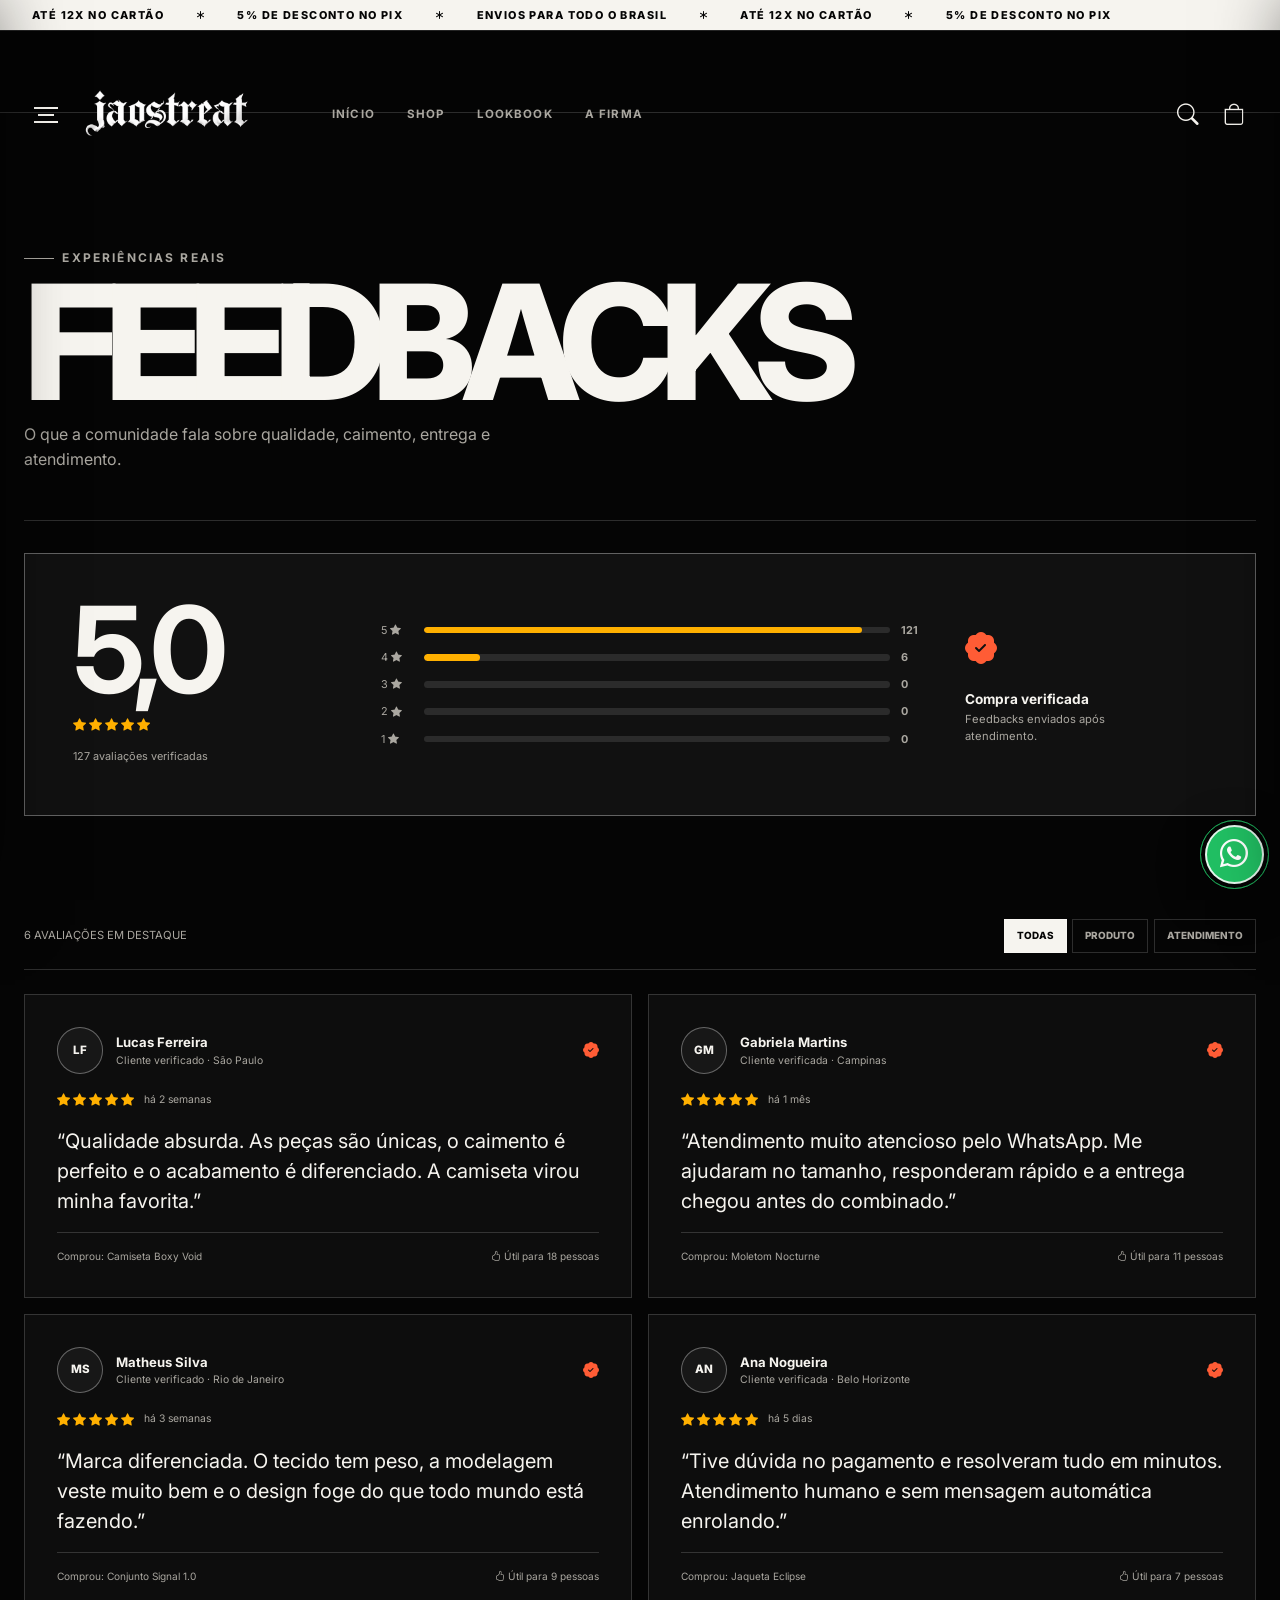
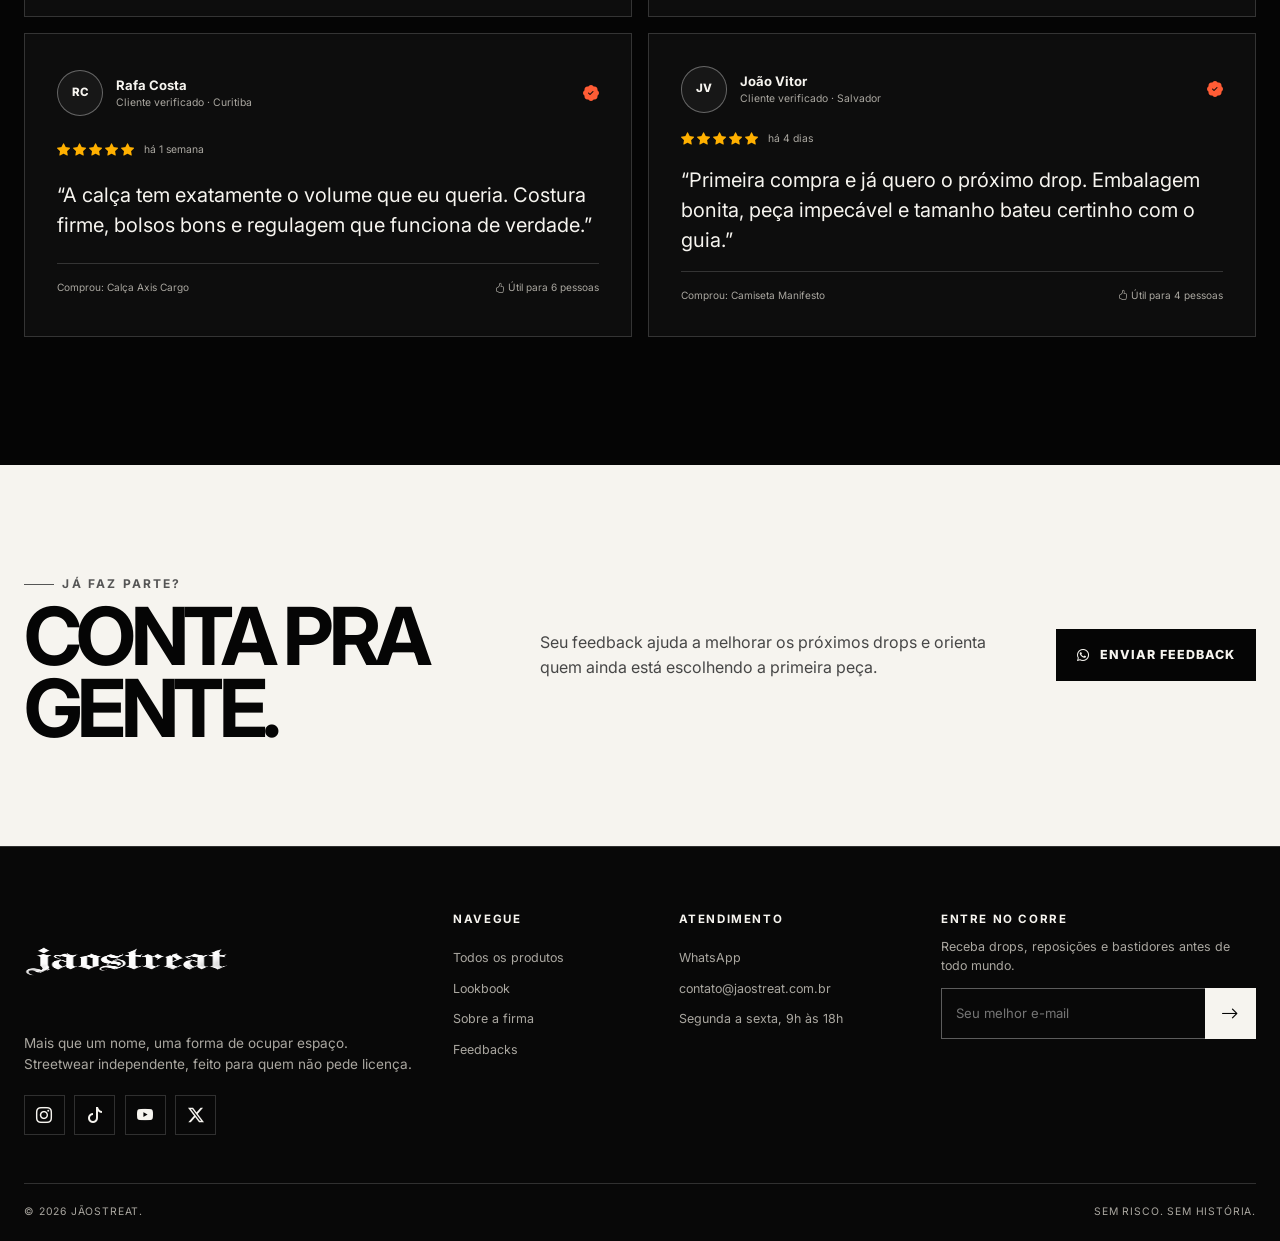
<file: public/feedbacks.html>
<!DOCTYPE html>
<html lang="pt-BR">
<head>
    <meta charset="UTF-8">
    <meta name="viewport" content="width=device-width, initial-scale=1.0">
    <meta name="theme-color" content="#050505">
    <meta name="description" content="Avaliações e experiências de clientes da JãoStreat.">
    <title>Feedbacks | JãoStreat</title>
    <link rel="icon" type="image/png" href="./assets/favicon/favicon_192x192/favicon_192x192_fundo_preto.png">
    <link href="https://cdn.jsdelivr.net/npm/bootstrap-icons@1.13.1/font/bootstrap-icons.min.css" rel="stylesheet">
    <link rel="manifest" href="./assets/js/manifest_aplicativo_PWA/manifest_archive.json">
    <link rel="stylesheet" href="./assets/css/global.css">
    <link rel="stylesheet" href="./assets/css/whatsapp_global.css">
    <link rel="stylesheet" href="./assets/css/feedbacks.css">
</head>
<body data-page="feedbacks">
    <div data-site-header></div>

    <main>
        <header class="reviews-hero site-shell reveal">
            <span class="eyebrow">Experiências reais</span>
            <h1>Feedbacks</h1>
            <p>O que a comunidade fala sobre qualidade, caimento, entrega e atendimento.</p>
        </header>

        <section class="rating-summary site-shell reveal" aria-label="Resumo das avaliações">
            <div class="rating-summary__score"><strong>5,0</strong><div aria-label="5 estrelas"><i class="bi bi-star-fill"></i><i class="bi bi-star-fill"></i><i class="bi bi-star-fill"></i><i class="bi bi-star-fill"></i><i class="bi bi-star-fill"></i></div><span>127 avaliações verificadas</span></div>
            <div class="rating-bars">
                <div><span>5 <i class="bi bi-star-fill"></i></span><div><i style="width:94%"></i></div><strong>121</strong></div>
                <div><span>4 <i class="bi bi-star-fill"></i></span><div><i style="width:12%"></i></div><strong>6</strong></div>
                <div><span>3 <i class="bi bi-star-fill"></i></span><div><i style="width:0%"></i></div><strong>0</strong></div>
                <div><span>2 <i class="bi bi-star-fill"></i></span><div><i style="width:0%"></i></div><strong>0</strong></div>
                <div><span>1 <i class="bi bi-star-fill"></i></span><div><i style="width:0%"></i></div><strong>0</strong></div>
            </div>
            <div class="rating-summary__badge"><i class="bi bi-patch-check-fill"></i><strong>Compra verificada</strong><span>Feedbacks enviados após atendimento.</span></div>
        </section>

        <section class="reviews site-shell">
            <div class="reviews__toolbar reveal"><span data-review-count>6 avaliações em destaque</span><div><button class="is-active" type="button" data-review-filter="all">Todas</button><button type="button" data-review-filter="product">Produto</button><button type="button" data-review-filter="service">Atendimento</button></div></div>
            <div class="reviews__list" data-reviews-list>
                <article class="review-card reveal" data-review-category="product">
                    <div class="review-card__person"><span>LF</span><div><strong>Lucas Ferreira</strong><small>Cliente verificado · São Paulo</small></div><i class="bi bi-patch-check-fill"></i></div>
                    <div class="review-card__stars"><i class="bi bi-star-fill"></i><i class="bi bi-star-fill"></i><i class="bi bi-star-fill"></i><i class="bi bi-star-fill"></i><i class="bi bi-star-fill"></i><span>há 2 semanas</span></div>
                    <blockquote>“Qualidade absurda. As peças são únicas, o caimento é perfeito e o acabamento é diferenciado. A camiseta virou minha favorita.”</blockquote>
                    <footer><span>Comprou: Camiseta Boxy Void</span><span><i class="bi bi-hand-thumbs-up"></i> Útil para 18 pessoas</span></footer>
                </article>
                <article class="review-card reveal" data-review-category="service">
                    <div class="review-card__person"><span>GM</span><div><strong>Gabriela Martins</strong><small>Cliente verificada · Campinas</small></div><i class="bi bi-patch-check-fill"></i></div>
                    <div class="review-card__stars"><i class="bi bi-star-fill"></i><i class="bi bi-star-fill"></i><i class="bi bi-star-fill"></i><i class="bi bi-star-fill"></i><i class="bi bi-star-fill"></i><span>há 1 mês</span></div>
                    <blockquote>“Atendimento muito atencioso pelo WhatsApp. Me ajudaram no tamanho, responderam rápido e a entrega chegou antes do combinado.”</blockquote>
                    <footer><span>Comprou: Moletom Nocturne</span><span><i class="bi bi-hand-thumbs-up"></i> Útil para 11 pessoas</span></footer>
                </article>
                <article class="review-card reveal" data-review-category="product">
                    <div class="review-card__person"><span>MS</span><div><strong>Matheus Silva</strong><small>Cliente verificado · Rio de Janeiro</small></div><i class="bi bi-patch-check-fill"></i></div>
                    <div class="review-card__stars"><i class="bi bi-star-fill"></i><i class="bi bi-star-fill"></i><i class="bi bi-star-fill"></i><i class="bi bi-star-fill"></i><i class="bi bi-star-fill"></i><span>há 3 semanas</span></div>
                    <blockquote>“Marca diferenciada. O tecido tem peso, a modelagem veste muito bem e o design foge do que todo mundo está fazendo.”</blockquote>
                    <footer><span>Comprou: Conjunto Signal 1.0</span><span><i class="bi bi-hand-thumbs-up"></i> Útil para 9 pessoas</span></footer>
                </article>
                <article class="review-card reveal" data-review-category="service">
                    <div class="review-card__person"><span>AN</span><div><strong>Ana Nogueira</strong><small>Cliente verificada · Belo Horizonte</small></div><i class="bi bi-patch-check-fill"></i></div>
                    <div class="review-card__stars"><i class="bi bi-star-fill"></i><i class="bi bi-star-fill"></i><i class="bi bi-star-fill"></i><i class="bi bi-star-fill"></i><i class="bi bi-star-fill"></i><span>há 5 dias</span></div>
                    <blockquote>“Tive dúvida no pagamento e resolveram tudo em minutos. Atendimento humano e sem mensagem automática enrolando.”</blockquote>
                    <footer><span>Comprou: Jaqueta Eclipse</span><span><i class="bi bi-hand-thumbs-up"></i> Útil para 7 pessoas</span></footer>
                </article>
                <article class="review-card reveal" data-review-category="product">
                    <div class="review-card__person"><span>RC</span><div><strong>Rafa Costa</strong><small>Cliente verificado · Curitiba</small></div><i class="bi bi-patch-check-fill"></i></div>
                    <div class="review-card__stars"><i class="bi bi-star-fill"></i><i class="bi bi-star-fill"></i><i class="bi bi-star-fill"></i><i class="bi bi-star-fill"></i><i class="bi bi-star-fill"></i><span>há 1 semana</span></div>
                    <blockquote>“A calça tem exatamente o volume que eu queria. Costura firme, bolsos bons e regulagem que funciona de verdade.”</blockquote>
                    <footer><span>Comprou: Calça Axis Cargo</span><span><i class="bi bi-hand-thumbs-up"></i> Útil para 6 pessoas</span></footer>
                </article>
                <article class="review-card reveal" data-review-category="product">
                    <div class="review-card__person"><span>JV</span><div><strong>João Vitor</strong><small>Cliente verificado · Salvador</small></div><i class="bi bi-patch-check-fill"></i></div>
                    <div class="review-card__stars"><i class="bi bi-star-fill"></i><i class="bi bi-star-fill"></i><i class="bi bi-star-fill"></i><i class="bi bi-star-fill"></i><i class="bi bi-star-fill"></i><span>há 4 dias</span></div>
                    <blockquote>“Primeira compra e já quero o próximo drop. Embalagem bonita, peça impecável e tamanho bateu certinho com o guia.”</blockquote>
                    <footer><span>Comprou: Camiseta Manifesto</span><span><i class="bi bi-hand-thumbs-up"></i> Útil para 4 pessoas</span></footer>
                </article>
            </div>
        </section>

        <section class="review-cta"><div class="site-shell review-cta__inner reveal"><div><span class="eyebrow">Já faz parte?</span><h2>Conta pra gente.</h2></div><p>Seu feedback ajuda a melhorar os próximos drops e orienta quem ainda está escolhendo a primeira peça.</p><a class="button button--light" href="https://wa.me/5511999999999?text=Ol%C3%A1%21%20Quero%20enviar%20meu%20feedback%20sobre%20a%20J%C3%A3oStreat." target="_blank" rel="noopener noreferrer"><i class="bi bi-whatsapp"></i> Enviar feedback</a></div></section>
    </main>

    <div data-site-footer></div>

    <!-- Vlibras - aqui e onde e o espçao do vlibras na pagina -->
    <div vw class="enabled">
        <div vw-access-button class="active"></div>

        <div vw-plugin-wrapper>
            <div class="vw-plugin-top-wrapper"></div>
        </div>
    </div>

    
    <script src="./assets/js/shared.js" defer></script>
    <script src="./assets/js/feedback.js" defer></script>

    <!-- vlibras - exportando a biblioteca do vlibras direto -->
    <script src="https://vlibras.gov.br/app/vlibras-plugin.js"></script>

    <!-- inicialização do vlibras do gob br -->
    <script>
        new window.VLibras.Widget('https://vlibras.gov.br/app');
    </script>
     
</body>
</html>
</file>
<file: public/assets/css/global.css>
@import url("https://fonts.googleapis.com/css2?family=Inter:wght@400;500;600;700;800&family=UnifrakturCook:wght@700&display=swap");

:root {
    color-scheme: dark;
    --black: #050505;
    --black-soft: #0d0d0d;
    --panel: #111111;
    --panel-2: #171717;
    --white: #f6f4ef;
    --muted: #aaa7a0;
    --line: rgba(255, 255, 255, 0.16);
    --line-strong: rgba(255, 255, 255, 0.34);
    --accent: #ff5c35;
    --accent-soft: #ffb000;
    --whatsapp: #21c063;
    --danger: #ff5656;
    --header-height: 5.1rem;
    --shell: min(100% - 2rem, 80rem);
    --ease: cubic-bezier(.22, 1, .36, 1);
}

*,
*::before,
*::after {
    box-sizing: border-box;
}

html {
    scroll-behavior: smooth;
    background: var(--black);
}

body {
    margin: 0;
    min-width: 20rem;
    overflow-x: hidden;
    background: var(--black);
    color: var(--white);
    font-family: "Inter", Arial, sans-serif;
    font-size: 1rem;
    line-height: 1.55;
    -webkit-font-smoothing: antialiased;
}

body.is-locked {
    overflow: hidden;
}

img {
    display: block;
    max-width: 100%;
}

button,
input,
select,
textarea {
    color: inherit;
    font: inherit;
}

button,
a {
    -webkit-tap-highlight-color: transparent;
}

button {
    border: 0;
}

a {
    color: inherit;
    text-decoration: none;
}

h1,
h2,
h3,
h4,
p {
    margin-top: 0;
}

::selection {
    background: var(--white);
    color: var(--black);
}

:focus-visible {
    outline: 2px solid var(--accent);
    outline-offset: 4px;
}

.sr-only {
    position: absolute;
    width: 1px;
    height: 1px;
    padding: 0;
    margin: -1px;
    overflow: hidden;
    clip: rect(0, 0, 0, 0);
    white-space: nowrap;
    border: 0;
}

.site-shell {
    width: var(--shell);
    margin-inline: auto;
}

.eyebrow {
    display: inline-flex;
    align-items: center;
    gap: .5rem;
    color: var(--muted);
    font-size: .75rem;
    font-weight: 700;
    letter-spacing: .18em;
    line-height: 1.2;
    text-transform: uppercase;
}

.eyebrow::before {
    width: 1.9rem;
    height: 1px;
    background: currentColor;
    content: "";
}

.section-heading {
    display: flex;
    align-items: end;
    justify-content: space-between;
    gap: 2rem;
    margin-bottom: 2rem;
}

.section-heading h2 {
    max-width: 13ch;
    margin: .75rem 0 0;
    font-size: clamp(2.35rem, 6vw, 5.5rem);
    font-weight: 800;
    letter-spacing: -.065em;
    line-height: .9;
    text-transform: uppercase;
}

.section-heading p {
    max-width: 32rem;
    margin-bottom: .3rem;
    color: var(--muted);
}

.text-link {
    display: inline-flex;
    align-items: center;
    gap: .65rem;
    padding-bottom: .25rem;
    border-bottom: 1px solid var(--line-strong);
    font-size: .82rem;
    font-weight: 700;
    letter-spacing: .09em;
    text-transform: uppercase;
    transition: border-color .25s ease, gap .25s ease;
}

.text-link:hover {
    gap: 1rem;
    border-color: var(--white);
}

.button {
    position: relative;
    display: inline-flex;
    min-height: 3.25rem;
    align-items: center;
    justify-content: center;
    gap: .65rem;
    overflow: hidden;
    padding: .85rem 1.25rem;
    border: 1px solid var(--line-strong);
    background: transparent;
    color: var(--white);
    cursor: pointer;
    font-size: .78rem;
    font-weight: 800;
    letter-spacing: .08em;
    line-height: 1;
    text-transform: uppercase;
    transition: background .3s ease, color .3s ease, border-color .3s ease, transform .3s var(--ease);
}

.button::after {
    position: absolute;
    top: -80%;
    left: -30%;
    width: 25%;
    height: 260%;
    background: rgba(255, 255, 255, .22);
    content: "";
    transform: rotate(18deg) translateX(-250%);
    transition: transform .6s var(--ease);
}

.button:hover::after {
    transform: rotate(18deg) translateX(650%);
}

.button:active {
    transform: scale(.98);
}

.button--light {
    border-color: var(--white);
    background: var(--white);
    color: var(--black);
}

.button--line:hover {
    border-color: var(--white);
    background: var(--white);
    color: var(--black);
}

.button--whatsapp {
    width: 100%;
    border-color: var(--whatsapp);
    background: var(--whatsapp);
    color: #06180d;
}

.icon-button {
    display: inline-grid;
    width: 2.75rem;
    height: 2.75rem;
    place-items: center;
    padding: 0;
    border: 1px solid transparent;
    background: transparent;
    color: var(--white);
    cursor: pointer;
    font-size: 1.35rem;
    transition: border-color .25s ease, background .25s ease, transform .25s var(--ease);
}

.icon-button:hover {
    border-color: var(--line);
    background: rgba(255, 255, 255, .06);
}

.announcement {
    position: relative;
    z-index: 52;
    overflow: hidden;
    height: 1.95rem;
    border-bottom: 1px solid #242424;
    background: var(--white);
    color: var(--black);
}

.announcement__track {
    display: flex;
    width: max-content;
    height: 100%;
    align-items: center;
    gap: 2rem;
    padding-left: 2rem;
    font-size: .68rem;
    font-weight: 800;
    letter-spacing: .13em;
    text-transform: uppercase;
    animation: marquee 22s linear infinite;
}

.announcement__track i {
    font-size: .5rem;
}

.site-header {
    position: sticky;
    z-index: 50;
    top: 0;
    height: var(--header-height);
    border-bottom: 1px solid var(--line);
    background: rgba(5, 5, 5, .88);
    backdrop-filter: blur(18px);
}

.site-header__inner {
    display: grid;
    height: 100%;
    grid-template-columns: auto 1fr auto;
    align-items: center;
    gap: 1rem;
}

.site-logo {
    position: absolute;
    left: 50%;
    width: clamp(9rem, 17vw, 12.8rem);
    transform: translateX(-50%);
}

.site-logo img {
    width: 100%;
    height: auto;
}

.menu-toggle {
    position: relative;
    display: flex;
    flex-direction: column;
    gap: .31rem;
    align-items: center;
    justify-content: center;
}

.menu-toggle span {
    display: block;
    width: 1.55rem;
    height: 2px;
    background: var(--white);
    transition: transform .35s var(--ease), opacity .2s ease, width .35s var(--ease);
}

.menu-toggle span:nth-child(2) {
    width: 1rem;
    align-self: calc(50% - .275rem);
}

.menu-toggle[aria-expanded="true"] span:nth-child(1) {
    transform: translateY(.44rem) rotate(45deg);
}

.menu-toggle[aria-expanded="true"] span:nth-child(2) {
    width: 0;
    opacity: 0;
}

.menu-toggle[aria-expanded="true"] span:nth-child(3) {
    transform: translateY(-.44rem) rotate(-45deg);
}

.desktop-nav {
    display: none;
    align-items: center;
    gap: 2rem;
    margin-left: 4rem;
}

.desktop-nav a {
    position: relative;
    padding-block: 1rem;
    color: var(--muted);
    font-size: .72rem;
    font-weight: 700;
    letter-spacing: .1em;
    text-transform: uppercase;
    transition: color .25s ease;
}

.desktop-nav a::after {
    position: absolute;
    right: 0;
    bottom: .65rem;
    left: 0;
    height: 1px;
    background: var(--white);
    content: "";
    transform: scaleX(0);
    transform-origin: right;
    transition: transform .35s var(--ease);
}

.desktop-nav a:hover,
.desktop-nav a.is-active {
    color: var(--white);
}

.desktop-nav a:hover::after,
.desktop-nav a.is-active::after {
    transform: scaleX(1);
    transform-origin: left;
}

.site-header__actions {
    display: flex;
    grid-column: 3;
    align-items: center;
    gap: .1rem;
}

.cart-button {
    position: relative;
}

.cart-count {
    position: absolute;
    top: .12rem;
    right: -.1rem;
    display: grid;
    width: 1.15rem;
    height: 1.15rem;
    place-items: center;
    border-radius: 50%;
    background: var(--accent);
    color: var(--white);
    font-size: .62rem;
    font-weight: 800;
    opacity: 0;
    transform: scale(.4);
    transition: opacity .25s ease, transform .35s var(--ease);
}

.cart-count.has-items {
    opacity: 1;
    transform: scale(1);
}

.drawer-backdrop {
    position: fixed;
    z-index: 69;
    inset: 0;
    background: rgba(0, 0, 0, .72);
    opacity: 0;
    pointer-events: none;
    transition: opacity .35s ease;
}

.drawer-backdrop.is-open {
    opacity: 1;
    pointer-events: auto;
}

.menu-drawer,
.cart-drawer {
    position: fixed;
    z-index: 70;
    top: 0;
    bottom: 0;
    width: min(100%, 30rem);
    overflow-y: auto;
    background: #080808;
    box-shadow: 0 0 70px rgba(0, 0, 0, .6);
    transition: transform .55s var(--ease);
}

.menu-drawer {
    left: 0;
    border-right: 1px solid var(--line-strong);
    transform: translateX(-102%);
}

.cart-drawer {
    right: 0;
    border-left: 1px solid var(--line-strong);
    transform: translateX(102%);
}

.menu-drawer.is-open,
.cart-drawer.is-open {
    transform: translateX(0);
}

.drawer-head {
    display: flex;
    min-height: 6.5rem;
    align-items: center;
    justify-content: space-between;
    gap: 1rem;
    padding: 1.5rem;
    border-bottom: 1px solid var(--line);
}

.drawer-head img {
    width: 10rem;
}

.drawer-head h2 {
    margin: .2rem 0 0;
    font-size: clamp(1.6rem, 4vw, 2.2rem);
    letter-spacing: -.04em;
}

.menu-drawer__nav {
    padding: 1.25rem;
}

.menu-drawer__nav a {
    display: flex;
    align-items: center;
    justify-content: space-between;
    padding: 1.25rem .25rem;
    border-bottom: 1px solid var(--line);
    font-size: .83rem;
    font-weight: 800;
    letter-spacing: .08em;
    text-transform: uppercase;
    transition: padding .3s var(--ease), background .3s ease;
}

.menu-drawer__nav a span {
    display: flex;
    align-items: center;
    gap: 1rem;
}

.menu-drawer__nav a span i {
    display: grid;
    width: 2.25rem;
    height: 2.25rem;
    place-items: center;
    border: 1px solid var(--line);
    background: var(--panel);
    font-size: 1rem;
}

.menu-drawer__nav a:hover {
    padding-inline: .75rem;
    background: var(--panel);
}

.menu-drawer__manifesto {
    margin: 4rem 1.5rem 1.5rem;
    font-family: "UnifrakturCook", Georgia, serif;
    font-size: clamp(2.6rem, 10vw, 4.5rem);
    line-height: .86;
}

.product-grid {
    display: grid;
    grid-template-columns: repeat(2, minmax(0, 1fr));
    gap: 2rem .85rem;
}

.product-card {
    min-width: 0;
}

.product-card__media {
    position: relative;
    display: block;
    width: 100%;
    overflow: hidden;
    padding: 0;
    aspect-ratio: 4 / 5;
    border: 1px solid var(--line);
    background: #151515;
    color: var(--white);
    cursor: pointer;
}

.product-card__media::after {
    position: absolute;
    inset: 0;
    background: linear-gradient(180deg, transparent 55%, rgba(0, 0, 0, .72));
    content: "";
    opacity: .35;
    transition: opacity .4s ease;
}

.product-card__media img {
    width: 100%;
    height: 100%;
    object-fit: cover;
    filter: saturate(.62) contrast(1.08);
    transition: transform .8s var(--ease), filter .5s ease;
}

.product-card:hover .product-card__media img {
    filter: saturate(.85) contrast(1.05);
    transform: scale(1.045);
}

.product-card__badge {
    position: absolute;
    z-index: 2;
    top: .7rem;
    left: .7rem;
    padding: .4rem .55rem;
    background: var(--white);
    color: var(--black);
    font-size: .58rem;
    font-weight: 800;
    letter-spacing: .08em;
    text-transform: uppercase;
}

.product-card__view {
    position: absolute;
    z-index: 2;
    right: .75rem;
    bottom: .75rem;
    display: flex;
    align-items: center;
    gap: .4rem;
    font-size: .65rem;
    font-weight: 700;
    letter-spacing: .08em;
    opacity: 0;
    text-transform: uppercase;
    transform: translateY(.5rem);
    transition: opacity .3s ease, transform .35s var(--ease);
}

.product-card:hover .product-card__view {
    opacity: 1;
    transform: translateY(0);
}

.product-card__body {
    padding-top: 1rem;
}

.product-card__category {
    display: block;
    margin-bottom: .35rem;
    color: var(--muted);
    font-size: .67rem;
    letter-spacing: .12em;
    text-transform: uppercase;
}

.product-card__title {
    display: block;
    width: 100%;
    padding: 0;
    background: transparent;
    color: var(--white);
    cursor: pointer;
    font-size: clamp(.92rem, 2.6vw, 1.12rem);
    font-weight: 600;
    line-height: 1.3;
    text-align: left;
}

.product-card__price-row {
    display: flex;
    flex-direction: column;
    gap: .12rem;
    margin-top: .75rem;
}

.product-card__price-row strong {
    font-size: 1rem;
}

.product-card__price-row span {
    color: var(--muted);
    font-size: .68rem;
}

.product-card__action {
    width: 100%;
    min-height: 2.8rem;
    margin-top: 1rem;
    padding-inline: .7rem;
    font-size: .64rem;
}

.search-panel,
.product-modal {
    position: fixed;
    z-index: 80;
    inset: 0;
    overflow-y: auto;
    background: rgba(5, 5, 5, .98);
    opacity: 0;
    pointer-events: none;
    transform: translateY(-1.5rem);
    transition: opacity .35s ease, transform .45s var(--ease);
}

.search-panel.is-open,
.product-modal.is-open {
    opacity: 1;
    pointer-events: auto;
    transform: translateY(0);
}

.search-panel__inner {
    padding-block: 2rem 5rem;
}

.search-panel__head {
    display: flex;
    align-items: center;
    justify-content: space-between;
    margin-bottom: 2rem;
}

.search-field {
    display: flex;
    align-items: center;
    gap: 1rem;
    border-bottom: 1px solid var(--line-strong);
}

.search-field i {
    font-size: 1.5rem;
}

.search-field input {
    width: 100%;
    padding: 1rem 0;
    border: 0;
    outline: 0;
    background: transparent;
    font-size: clamp(1.15rem, 4vw, 2rem);
}

.search-results {
    margin-top: 2rem;
}

.search-results__meta {
    margin-bottom: 1.25rem;
    color: var(--muted);
    font-size: .75rem;
    font-weight: 700;
    letter-spacing: .1em;
    text-transform: uppercase;
}

.search-results__grid {
    display: grid;
    grid-template-columns: repeat(2, minmax(0, 1fr));
    gap: 2rem 1rem;
}

.search-empty {
    display: grid;
    min-height: 15rem;
    place-items: center;
    color: var(--muted);
    text-align: center;
}

.search-empty i {
    font-size: 2rem;
}

.product-modal {
    display: grid;
    place-items: start center;
    padding: 1rem 0;
    background: rgba(0, 0, 0, .9);
}

.product-modal__dialog {
    position: relative;
    display: grid;
    width: min(100% - 1rem, 72rem);
    min-height: calc(100dvh - 2rem);
    border: 1px solid var(--line-strong);
    background: var(--black-soft);
    box-shadow: 0 30px 80px rgba(0, 0, 0, .75);
}

.product-modal__close {
    position: absolute;
    z-index: 4;
    top: .75rem;
    right: .75rem;
    border-color: var(--line);
    background: rgba(0, 0, 0, .75);
}

.product-gallery {
    display: grid;
    min-width: 0;
    background: #151515;
}

.product-gallery__main {
    overflow: hidden;
    aspect-ratio: 4 / 5;
}

.product-gallery__main img {
    width: 100%;
    height: 100%;
    object-fit: cover;
    filter: saturate(.72) contrast(1.04);
}

.product-gallery__thumbs {
    display: flex;
    gap: .5rem;
    padding: .75rem;
}

.product-gallery__thumbs button {
    width: 4rem;
    height: 4.8rem;
    overflow: hidden;
    padding: 0;
    border: 1px solid var(--line);
    background: transparent;
    cursor: pointer;
    opacity: .55;
    transition: opacity .25s ease, border-color .25s ease;
}

.product-gallery__thumbs button.is-active {
    border-color: var(--white);
    opacity: 1;
}

.product-gallery__thumbs img {
    width: 100%;
    height: 100%;
    object-fit: cover;
}

.product-detail {
    padding: 2.2rem 1.25rem 2.5rem;
}

.product-detail__badge {
    display: inline-flex;
    margin-bottom: 1.5rem;
    padding: .45rem .65rem;
    background: var(--accent);
    color: var(--white);
    font-size: .62rem;
    font-weight: 800;
    letter-spacing: .1em;
    text-transform: uppercase;
}

.product-detail h2 {
    margin: .8rem 0 1rem;
    font-size: clamp(2rem, 7vw, 4.25rem);
    letter-spacing: -.06em;
    line-height: .95;
}

.product-detail__price,
.product-detail__installments {
    display: block;
}

.product-detail__price {
    font-size: 1.4rem;
}

.product-detail__installments {
    margin-top: .2rem;
    color: var(--muted);
    font-size: .78rem;
}

.product-detail > p {
    max-width: 36rem;
    margin: 1.5rem 0;
    color: #c8c5bf;
}

.product-detail__option {
    padding-block: 1.25rem;
    border-block: 1px solid var(--line);
}

.option-title {
    display: flex;
    align-items: center;
    justify-content: space-between;
    gap: 1rem;
    font-size: .78rem;
    font-weight: 700;
}

.option-title button {
    padding: 0;
    background: transparent;
    color: var(--muted);
    cursor: pointer;
    font-size: .7rem;
    text-decoration: underline;
}

.size-list {
    display: flex;
    flex-wrap: wrap;
    gap: .55rem;
    margin-top: .85rem;
}

.size-list button {
    display: grid;
    width: 3.1rem;
    height: 3.1rem;
    place-items: center;
    border: 1px solid var(--line-strong);
    background: transparent;
    cursor: pointer;
    font-size: .75rem;
    font-weight: 700;
    transition: background .25s ease, color .25s ease, border-color .25s ease;
}

.size-list button:hover,
.size-list button.is-selected {
    border-color: var(--white);
    background: var(--white);
    color: var(--black);
}

.size-list.has-error button {
    border-color: var(--danger);
}

.field-error {
    display: block;
    min-height: 1.2rem;
    margin-top: .5rem;
    color: var(--danger);
    font-size: .7rem;
}

.product-detail__buy-row {
    display: grid;
    grid-template-columns: auto 1fr;
    gap: .6rem;
    margin-top: 1.2rem;
}

.quantity-control {
    display: flex;
    min-width: 7.5rem;
    min-height: 3.25rem;
    align-items: center;
    justify-content: space-between;
    border: 1px solid var(--line-strong);
}

.quantity-control button {
    width: 2.5rem;
    align-self: stretch;
    background: transparent;
    cursor: pointer;
    font-size: 1.2rem;
}

.quantity-control span {
    font-size: .85rem;
    font-weight: 700;
}

.product-detail__features {
    display: grid;
    gap: .55rem;
    padding: 1.4rem 0 0;
    list-style: none;
    color: var(--muted);
    font-size: .78rem;
}

.product-detail__features li {
    display: flex;
    align-items: center;
    gap: .6rem;
}

.product-detail__assurance {
    display: flex;
    flex-wrap: wrap;
    gap: 1rem 1.5rem;
    margin-top: 1.25rem;
    padding-top: 1.25rem;
    border-top: 1px solid var(--line);
    color: var(--muted);
    font-size: .7rem;
}

.product-detail__assurance span {
    display: flex;
    align-items: center;
    gap: .4rem;
}

.cart-drawer__content {
    padding: 1.25rem;
}

.empty-cart {
    display: flex;
    min-height: calc(100dvh - 10rem);
    flex-direction: column;
    align-items: center;
    justify-content: center;
    text-align: center;
}

.empty-cart > i {
    margin-bottom: 1.5rem;
    font-size: 3rem;
}

.empty-cart h3 {
    margin-bottom: .5rem;
    font-size: 1.35rem;
}

.empty-cart p {
    max-width: 18rem;
    color: var(--muted);
}

.cart-items {
    display: grid;
    gap: 1rem;
}

.cart-item {
    display: grid;
    grid-template-columns: 5.2rem 1fr;
    gap: 1rem;
    padding-bottom: 1rem;
    border-bottom: 1px solid var(--line);
}

.cart-item > img {
    width: 5.2rem;
    height: 6.5rem;
    object-fit: cover;
    filter: saturate(.7);
}

.cart-item__info {
    display: flex;
    min-width: 0;
    flex-direction: column;
    justify-content: space-between;
}

.cart-item__info h3 {
    margin: .15rem 0;
    font-size: .88rem;
}

.cart-item__info span {
    color: var(--muted);
    font-size: .68rem;
}

.cart-item__category {
    letter-spacing: .09em;
    text-transform: uppercase;
}

.cart-item__info > strong {
    font-size: .85rem;
}

.cart-item__actions {
    display: flex;
    align-items: center;
    justify-content: space-between;
    gap: .6rem;
}

.quantity-control--small {
    min-width: 6.4rem;
    min-height: 2.2rem;
}

.quantity-control--small button {
    width: 2rem;
    font-size: 1rem;
}

.cart-item__remove {
    padding: 0;
    background: transparent;
    color: var(--muted);
    cursor: pointer;
    font-size: .65rem;
}

.cart-summary {
    display: grid;
    gap: .75rem;
    margin-top: 1.5rem;
    padding: 1.25rem 0;
    border-block: 1px solid var(--line);
}

.cart-summary > div {
    display: flex;
    align-items: center;
    justify-content: space-between;
    gap: 1rem;
    color: var(--muted);
    font-size: .75rem;
}

.cart-summary__total {
    padding-top: .8rem;
    border-top: 1px solid var(--line);
    color: var(--white) !important;
    font-size: 1rem !important;
}

.checkout-form {
    display: grid;
    gap: .85rem;
    margin-top: 1.25rem;
    padding: 1rem;
    border: 1px solid var(--line-strong);
}

.checkout-form__head {
    display: flex;
    gap: .85rem;
}

.checkout-form__head > i {
    color: var(--whatsapp);
    font-size: 1.5rem;
}

.checkout-form__head h3 {
    margin-bottom: .15rem;
    font-size: 1rem;
}

.checkout-form__head p {
    margin-bottom: .4rem;
    color: var(--muted);
    font-size: .7rem;
}

.checkout-form label {
    display: grid;
    gap: .4rem;
    color: var(--muted);
    font-size: .68rem;
    font-weight: 700;
    letter-spacing: .05em;
    text-transform: uppercase;
}

.checkout-form input,
.newsletter input {
    width: 100%;
    padding: .9rem;
    border: 1px solid var(--line-strong);
    outline: 0;
    background: #080808;
    color: var(--white);
    font-size: .82rem;
    text-transform: none;
}

.checkout-form input:focus,
.newsletter input:focus {
    border-color: var(--white);
}

.checkout-form.has-error input:invalid {
    border-color: var(--danger);
}

.checkout-form small {
    color: var(--muted);
    font-size: .61rem;
    text-align: center;
}

.whatsapp-float {
    position: fixed;
    z-index: 65;
    right: max(1rem, env(safe-area-inset-right));
    bottom: max(1rem, env(safe-area-inset-bottom));
    display: flex;
    align-items: center;
    justify-content: flex-end;
    color: #fff;
    filter: drop-shadow(0 12px 24px rgba(0, 0, 0, .45));
}

.whatsapp-float__label {
    position: relative;
    right: -.6rem;
    overflow: hidden;
    max-width: 0;
    padding: .7rem 0;
    border-radius: 99rem 0 0 99rem;
    background: #147b41;
    font-size: .7rem;
    font-weight: 800;
    letter-spacing: .06em;
    opacity: 0;
    text-transform: uppercase;
    white-space: nowrap;
    transition: max-width .5s var(--ease), padding .5s var(--ease), opacity .3s ease;
}

.whatsapp-float:hover .whatsapp-float__label,
.whatsapp-float:focus-visible .whatsapp-float__label {
    max-width: 12rem;
    padding: .7rem 1.2rem .7rem 1rem;
    opacity: 1;
}

.whatsapp-float__icon {
    position: relative;
    z-index: 2;
    display: grid;
    width: 3.7rem;
    height: 3.7rem;
    place-items: center;
    border: 2px solid rgba(255, 255, 255, .88);
    border-radius: 50%;
    background: var(--whatsapp);
    font-size: 1.75rem;
    transition: transform .35s var(--ease);
}

.whatsapp-float__icon::before,
.whatsapp-float__icon::after {
    position: absolute;
    inset: -.45rem;
    border: 1px solid rgba(33, 192, 99, .65);
    border-radius: 50%;
    content: "";
    animation: whatsappPulse 2.4s infinite;
}

.whatsapp-float__icon::after {
    animation-delay: 1.2s;
}

.whatsapp-float:hover .whatsapp-float__icon {
    transform: translateX(-.18rem) rotate(-7deg) scale(1.06);
}

.toast-message {
    position: fixed;
    z-index: 100;
    bottom: 1.25rem;
    left: 50%;
    width: min(calc(100% - 2rem), 28rem);
    padding: .9rem 1.1rem;
    border: 1px solid var(--line-strong);
    background: var(--white);
    color: var(--black);
    font-size: .78rem;
    font-weight: 700;
    opacity: 0;
    pointer-events: none;
    text-align: center;
    transform: translate(-50%, 2rem);
    transition: opacity .3s ease, transform .45s var(--ease);
}

.toast-message.is-visible {
    opacity: 1;
    transform: translate(-50%, 0);
}

.toast-message.is-error {
    background: var(--danger);
    color: #fff;
}

.site-footer {
    border-top: 1px solid var(--line);
    background: #080808;
}

.site-footer__grid {
    display: grid;
    gap: 2.5rem;
    padding-block: 4rem 3rem;
}

.site-footer__brand img {
    width: 13rem;
}

.site-footer__brand p {
    max-width: 25rem;
    margin: 1.2rem 0;
    color: var(--muted);
    font-size: .85rem;
}

.social-list {
    display: flex;
    gap: .6rem;
}

.social-list a {
    display: grid;
    width: 2.55rem;
    height: 2.55rem;
    place-items: center;
    border: 1px solid var(--line);
    transition: background .25s ease, color .25s ease, transform .25s var(--ease);
}

.social-list a:hover {
    background: var(--white);
    color: var(--black);
    transform: translateY(-.2rem);
}

.site-footer__column {
    display: grid;
    align-content: start;
    gap: .7rem;
}

.site-footer h2 {
    margin-bottom: .5rem;
    font-size: .72rem;
    letter-spacing: .14em;
    text-transform: uppercase;
}

.site-footer__column a,
.site-footer__column span {
    color: var(--muted);
    font-size: .78rem;
    transition: color .25s ease, transform .25s ease;
}

.site-footer__column a:hover {
    color: var(--white);
    transform: translateX(.25rem);
}

.newsletter p {
    color: var(--muted);
    font-size: .78rem;
}

.newsletter__field {
    display: grid;
    grid-template-columns: 1fr 3.2rem;
}

.newsletter__field input {
    border-right: 0;
}

.newsletter__field button {
    border: 1px solid var(--white);
    background: var(--white);
    color: var(--black);
    cursor: pointer;
    font-size: 1.1rem;
}

.site-footer__bottom {
    display: flex;
    align-items: center;
    justify-content: space-between;
    gap: 1rem;
    padding-block: 1.25rem;
    border-top: 1px solid var(--line);
    color: var(--muted);
    font-size: .65rem;
    letter-spacing: .08em;
    text-transform: uppercase;
}

.reveal {
    opacity: 0;
    transform: translateY(2rem);
    transition: opacity .75s ease, transform .85s var(--ease);
}

.reveal.is-visible {
    opacity: 1;
    transform: translateY(0);
}

@keyframes marquee {
    to { transform: translateX(-50%); }
}

@keyframes whatsappPulse {
    0% { opacity: .8; transform: scale(.75); }
    75%, 100% { opacity: 0; transform: scale(1.35); }
}

@media (min-width: 42rem) {
    :root {
        --shell: min(100% - 3rem, 80rem);
    }

    .product-grid,
    .search-results__grid {
        grid-template-columns: repeat(3, minmax(0, 1fr));
        gap: 3rem 1.25rem;
    }

    .product-card__action {
        width: auto;
    }

    .product-modal {
        padding: 1.5rem;
    }

    .product-modal__dialog {
        min-height: calc(100dvh - 3rem);
    }

    .product-detail {
        padding: 3rem 2rem;
    }

    .site-footer__grid {
        grid-template-columns: 2fr 1fr 1fr;
    }

    .newsletter {
        grid-column: 1 / -1;
        max-width: 32rem;
    }
}

@media (min-width: 64rem) {
    .site-header__inner {
        grid-template-columns: auto auto 1fr auto;
    }

    .site-logo {
        position: static;
        grid-column: 2;
        width: 10.5rem;
        transform: none;
    }

    .desktop-nav {
        display: flex;
        grid-column: 3;
    }

    .site-header__actions {
        grid-column: 4;
    }

    .product-grid,
    .search-results__grid {
        grid-template-columns: repeat(4, minmax(0, 1fr));
    }

    .product-modal__dialog {
        grid-template-columns: minmax(0, 1.05fr) minmax(25rem, .95fr);
        align-items: stretch;
    }

    .product-gallery__main {
        aspect-ratio: auto;
        min-height: calc(100dvh - 8rem);
    }

    .product-detail {
        align-self: center;
        padding: 4rem 3rem;
    }

    .site-footer__grid {
        grid-template-columns: 2.1fr 1fr 1.2fr 1.7fr;
    }

    .newsletter {
        grid-column: auto;
    }
}

@media (max-width: 41.99rem) {
    .section-heading {
        display: block;
    }

    .section-heading > a,
    .section-heading > p {
        display: inline-flex;
        margin-top: 1rem;
    }

    .product-detail__buy-row {
        grid-template-columns: 1fr;
    }

    .quantity-control {
        width: 100%;
    }

    .site-footer__bottom {
        align-items: flex-start;
        flex-direction: column;
    }

    .whatsapp-float__label {
        display: none;
    }
}

@media (prefers-reduced-motion: reduce) {
    *,
    *::before,
    *::after {
        scroll-behavior: auto !important;
        animation-duration: .01ms !important;
        animation-iteration-count: 1 !important;
        transition-duration: .01ms !important;
    }

    .reveal {
        opacity: 1;
        transform: none;
    }
}
</file>
<file: public/assets/css/whatsapp_global.css>
/* Componente isolado para facilitar a troca do acabamento do WhatsApp. */
.whatsapp-float:active .whatsapp-float__icon { transform: scale(.94); }
</file>
<file: public/assets/css/feedbacks.css>
.reviews-hero { padding-block: clamp(4rem, 10vw, 8rem) 3rem; border-bottom: 1px solid var(--line); }
.reviews-hero h1 { margin: .8rem 0 1rem; font-size: clamp(4rem, 15vw, 10rem); font-weight: 800; letter-spacing: -.09em; line-height: .8; text-transform: uppercase; }
.reviews-hero p { max-width: 35rem; margin: 0; color: var(--muted); }
.rating-summary { display: grid; gap: 2rem; align-items: center; margin-block: 2rem clamp(4rem, 8vw, 7rem); padding: clamp(1.5rem, 4vw, 3rem); border: 1px solid var(--line-strong); background: var(--panel); }
.rating-summary__score strong { display: block; font-size: clamp(4.5rem, 12vw, 7.5rem); letter-spacing: -.08em; line-height: .8; }
.rating-summary__score div, .review-card__stars { display: flex; gap: .18rem; margin: 1rem 0 .5rem; color: var(--accent-soft); font-size: .82rem; }
.rating-summary__score > span { color: var(--muted); font-size: .68rem; }
.rating-bars { display: grid; gap: .65rem; }
.rating-bars > div { display: grid; grid-template-columns: 2rem 1fr 2rem; gap: .7rem; align-items: center; color: var(--muted); font-size: .68rem; }
.rating-bars > div > span { display: flex; gap: .2rem; align-items: center; }
.rating-bars > div > div { height: .42rem; overflow: hidden; border-radius: 1rem; background: #2b2b2b; }
.rating-bars > div > div i { display: block; height: 100%; border-radius: 1rem; background: var(--accent-soft); }
.rating-summary__badge { display: grid; justify-items: start; }
.rating-summary__badge i { margin-bottom: 1rem; color: var(--accent); font-size: 2rem; }
.rating-summary__badge strong { font-size: .85rem; }
.rating-summary__badge span { max-width: 13rem; color: var(--muted); font-size: .7rem; }
.reviews { padding-bottom: clamp(5rem, 10vw, 9rem); }
.reviews__toolbar { display: flex; align-items: center; justify-content: space-between; gap: 1rem; padding-bottom: 1rem; border-bottom: 1px solid var(--line); color: var(--muted); font-size: .7rem; text-transform: uppercase; }
.reviews__toolbar > div { display: flex; gap: .35rem; }
.reviews__toolbar button { padding: .55rem .75rem; border: 1px solid var(--line); background: transparent; color: var(--muted); cursor: pointer; font-size: .62rem; font-weight: 800; text-transform: uppercase; }
.reviews__toolbar button:hover, .reviews__toolbar button.is-active { background: var(--white); color: var(--black); }
.reviews__list { display: grid; gap: 1rem; padding-top: 1.5rem; }
.review-card { display: grid; gap: 1rem; padding: clamp(1.2rem, 3vw, 2rem); border: 1px solid var(--line); background: var(--black-soft); transition: border-color .3s ease, transform .35s var(--ease); }
.review-card:hover { border-color: var(--line-strong); transform: translateY(-.2rem); }
.review-card.is-hidden { display: none; }
.review-card__person { display: grid; grid-template-columns: auto 1fr auto; gap: .8rem; align-items: center; }
.review-card__person > span { display: grid; width: 2.9rem; height: 2.9rem; place-items: center; border: 1px solid var(--line-strong); border-radius: 50%; background: var(--panel-2); font-size: .72rem; font-weight: 800; }
.review-card__person > div { display: grid; }
.review-card__person strong { font-size: .82rem; }
.review-card__person small { color: var(--muted); font-size: .65rem; }
.review-card__person > i { color: var(--accent); }
.review-card__stars { align-items: center; margin: 0; }
.review-card__stars span { margin-left: .5rem; color: var(--muted); font-size: .65rem; }
.review-card blockquote { margin: 0; font-size: clamp(1rem, 2.5vw, 1.25rem); line-height: 1.5; }
.review-card footer { display: flex; flex-wrap: wrap; justify-content: space-between; gap: .6rem; padding-top: 1rem; border-top: 1px solid var(--line); color: var(--muted); font-size: .63rem; }
.review-cta { padding-block: clamp(4rem, 8vw, 7rem); background: var(--white); color: var(--black); }
.review-cta__inner { display: grid; gap: 1.5rem; align-items: center; }
.review-cta .eyebrow { color: #555; }
.review-cta h2 { margin: .5rem 0 0; font-size: clamp(2.5rem, 7vw, 5rem); letter-spacing: -.07em; line-height: .9; text-transform: uppercase; }
.review-cta p { max-width: 32rem; margin: 0; color: #474747; }
.review-cta .button { justify-self: start; border-color: var(--black); background: var(--black); color: var(--white); }
@media (min-width: 48rem) {
    .rating-summary { grid-template-columns: .8fr 1.6fr .7fr; }
    .reviews__list { grid-template-columns: repeat(2, minmax(0, 1fr)); }
    .review-cta__inner { grid-template-columns: 1fr 1fr auto; }
}
@media (max-width: 41.99rem) {
    .reviews__toolbar { align-items: flex-start; flex-direction: column; }
}
</file>
